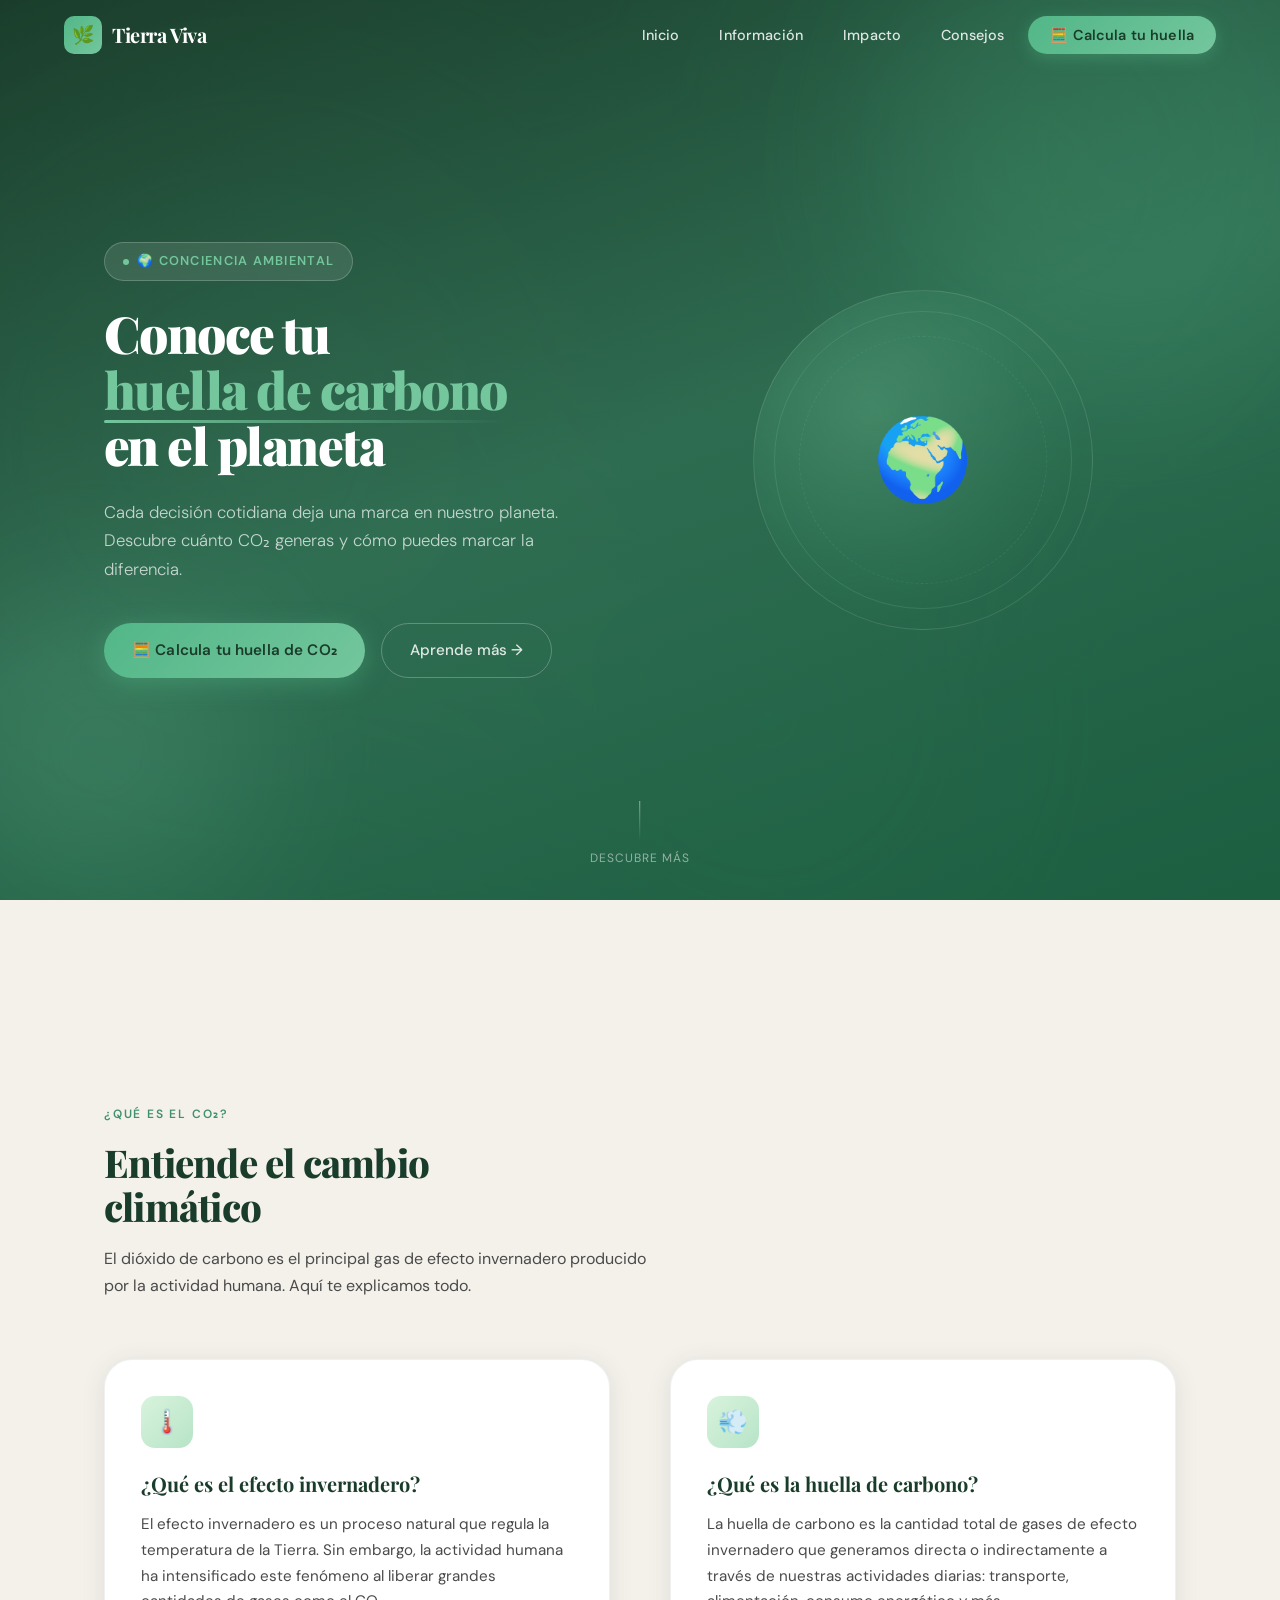
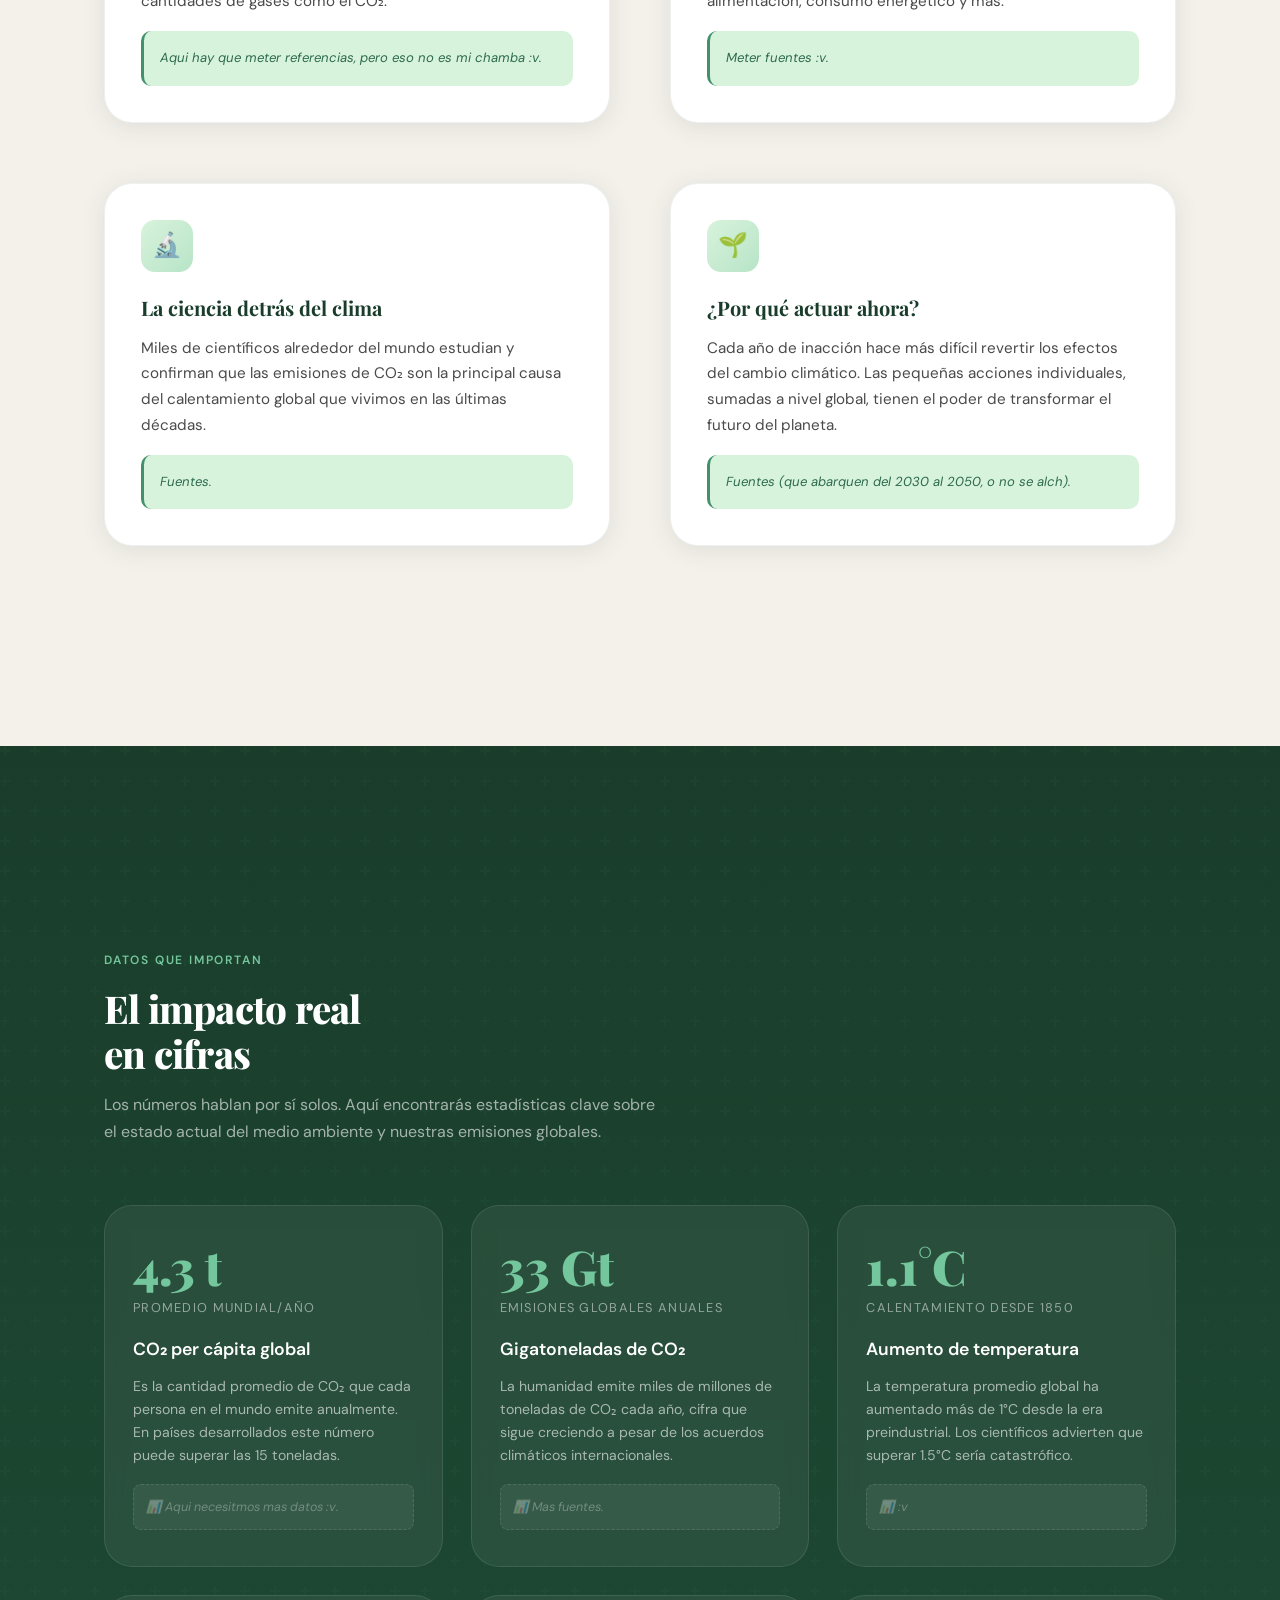
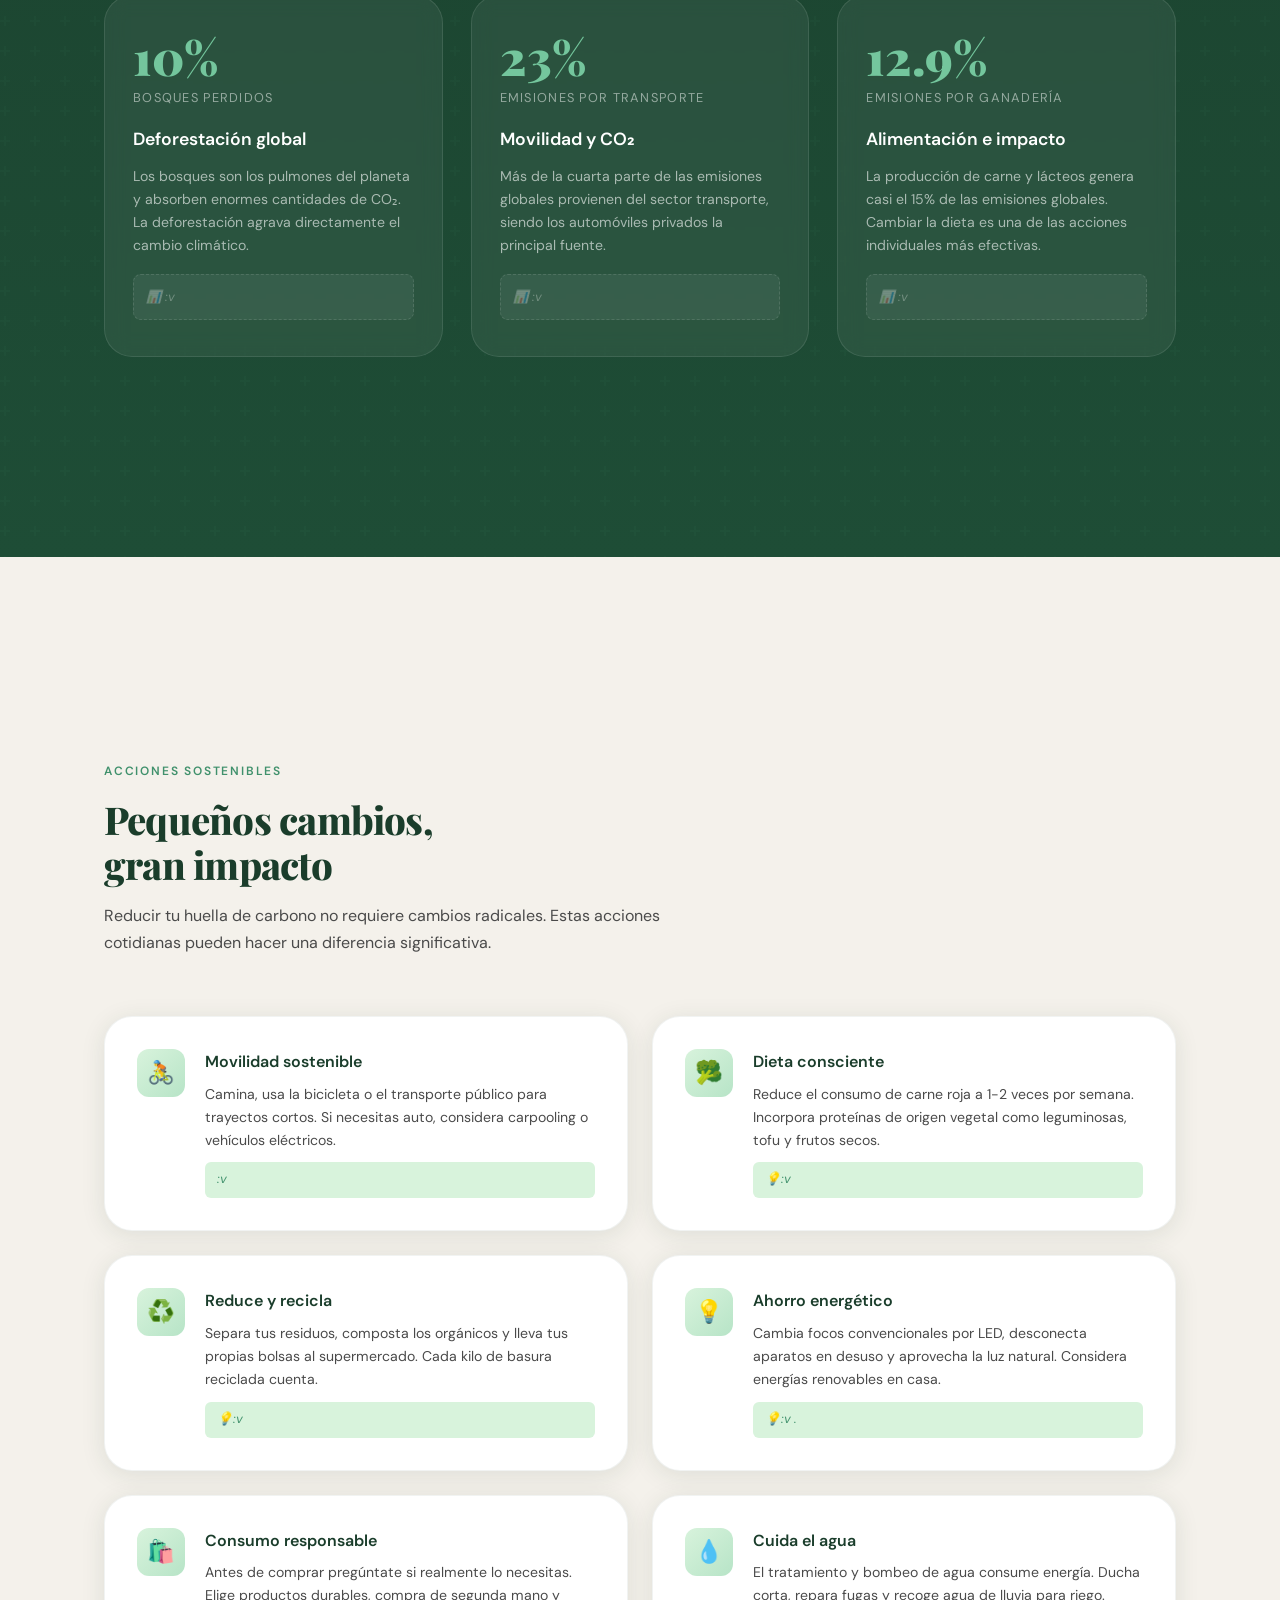
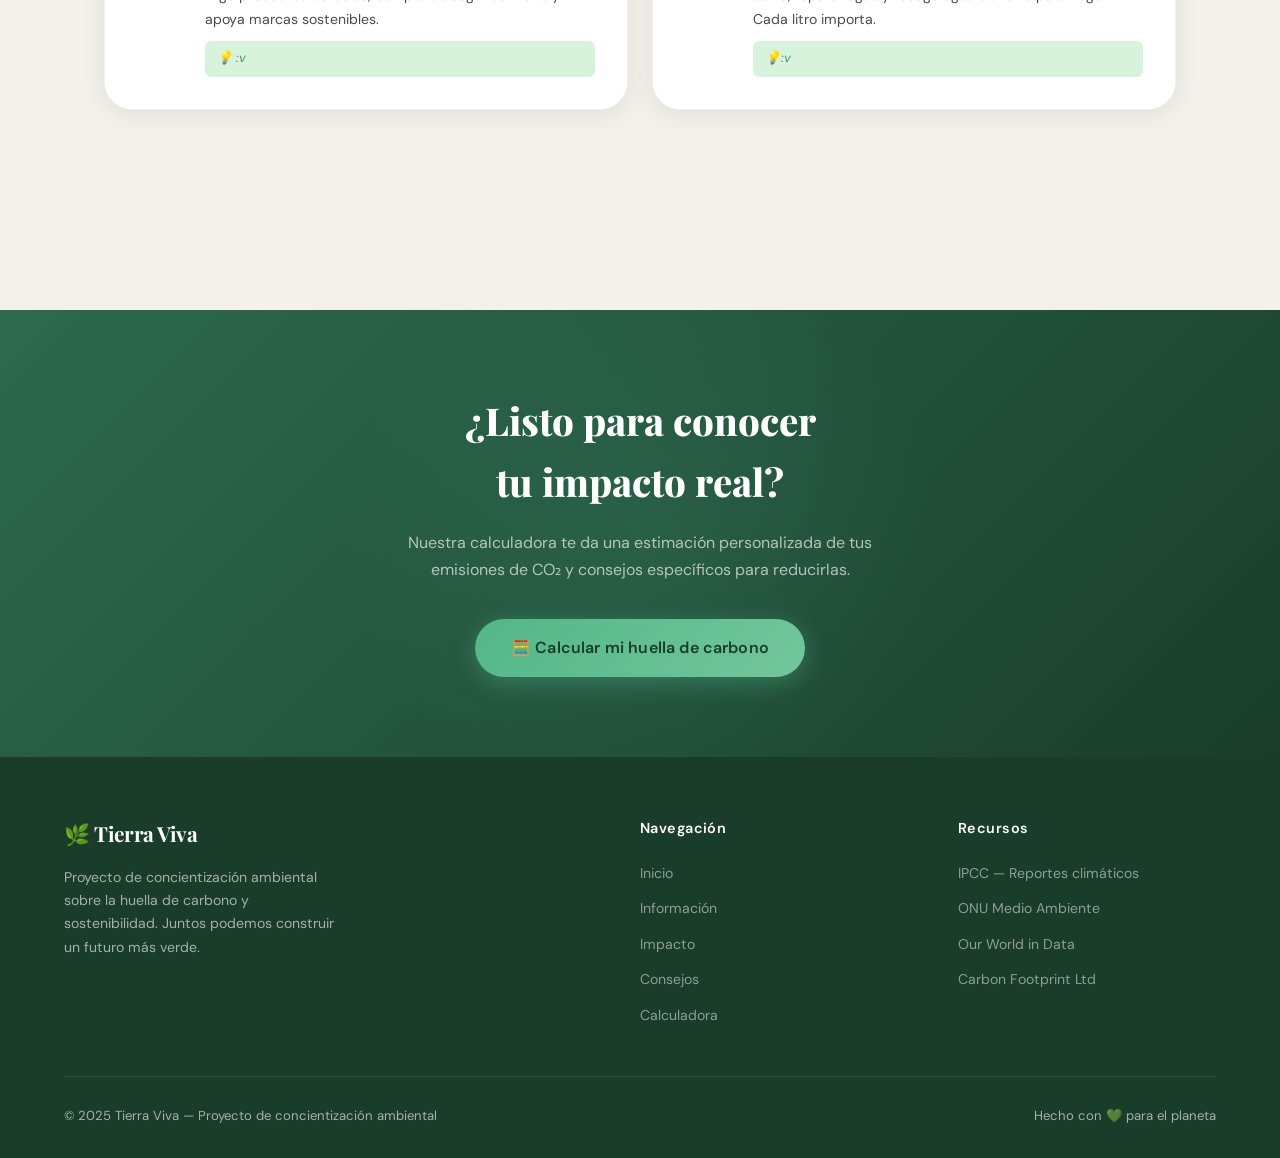
<file: index.html>
<!DOCTYPE html>
<html lang="es">
<head>
  <meta charset="UTF-8" />
  <meta name="viewport" content="width=device-width, initial-scale=1.0" />
  <title>Tierra Viva — Conciencia Ambiental y Huella de CO₂</title>
  <meta name="description" content="Aprende sobre tu huella de carbono y cómo reducir tu impacto ambiental. Calcula tus emisiones de CO₂ y descubre cómo vivir más sosteniblemente." />
  <link rel="stylesheet" href="style.css" />
</head>
<body>

       <!-- Navbar -->

  <nav class="navbar" id="navbar">
    <a href="index.html" class="nav-logo">
      <div class="nav-logo-icon">🌿</div>
      <span class="nav-logo-text">Tierra Viva</span>
    </a>

    <ul class="nav-links" id="navLinks">
      <li><a href="#inicio">Inicio</a></li>
      <li><a href="#informacion">Información</a></li>
      <li><a href="#impacto">Impacto</a></li>
      <li><a href="#consejos">Consejos</a></li>
      <li>
        <a href="calculator.html" class="btn-nav-calc">
          🧮 Calcula tu huella
        </a>
      </li>
    </ul>

    <!-- Hamburgir para fonos :v -->
    <div class="nav-toggle" id="navToggle" aria-label="Abrir menú">
      <span></span>
      <span></span>
      <span></span>
    </div>
  </nav>

  <!-- Heros :v -->

  <section class="hero" id="inicio">
    <!-- Fondo decorativo -->
    <div class="hero-bg-pattern"></div>
    <div class="hero-orb hero-orb-1"></div>
    <div class="hero-orb hero-orb-2"></div>

    <div class="hero-content">
      <!-- El titulo de la pagina :v -->
      <div class="hero-text">
        <div class="hero-badge">🌍 Conciencia ambiental</div>

        <h1 class="hero-title">
          Conoce tu<br/>
          <span>huella de carbono</span><br/>
          en el planeta
        </h1>

        <p class="hero-subtitle">
          <!-- Frase god (Reemplazar :v) -->
          Cada decisión cotidiana deja una marca en nuestro planeta.
          Descubre cuánto CO₂ generas y cómo puedes marcar la diferencia.
        </p>

        <div class="hero-cta-group">
          <a href="calculator.html" class="btn-primary">
            🧮 Calcula tu huella de CO₂
          </a>
          <a href="#informacion" class="btn-secondary">
            Aprende más →
          </a>
        </div>
      </div>

      <!-- Decoracion :v -->
      <div class="hero-visual">
        <div class="hero-globe">
          <span class="globe-inner">🌍</span>
        </div>
      </div>
    </div>

    <!-- Scroll God -->
    <div class="scroll-indicator">
      <div class="scroll-line"></div>
      <span>Descubre más</span>
    </div>
  </section>

  <!-- La Info -->

  <section id="informacion">
    <div class="container" style="padding-top: 100px; padding-bottom: 100px;">
      <div>
        <span class="section-label">¿Qué es el CO₂?</span>
        <h2 class="section-title">Entiende el cambio<br/>climático</h2>
        <p class="section-subtitle">
          <!-- Info sacada directamente de mi culo (Reemplazar :v) -->
          El dióxido de carbono es el principal gas de efecto invernadero
          producido por la actividad humana. Aquí te explicamos todo.
        </p>
      </div>

      <div class="info-grid">
        <!-- Tarjeta 1 -->
        <div class="info-card">
          <div class="info-card-icon">🌡️</div>
          <h3>¿Qué es el efecto invernadero?</h3>
          <p>
            <!-- Contenido de la tarjeta 1 :v (Reemplazar :v)-->
            El efecto invernadero es un proceso natural que regula la temperatura
            de la Tierra. Sin embargo, la actividad humana ha intensificado este
            fenómeno al liberar grandes cantidades de gases como el CO₂.
          </p>
          <div class="info-placeholder">
            <p>Aqui hay que meter referencias, pero eso no es mi chamba :v.</p>
          </div>
        </div>

        <!-- Tarjeta 2 -->
        <div class="info-card">
          <div class="info-card-icon">💨</div>
          <h3>¿Qué es la huella de carbono?</h3>
          <p>
            <!-- Contenido de la tarjeta 2 :v (Reemplazar :v)-->
            La huella de carbono es la cantidad total de gases de efecto invernadero
            que generamos directa o indirectamente a través de nuestras actividades
            diarias: transporte, alimentación, consumo energético y más.
          </p>
          <div class="info-placeholder">
            <p>Meter fuentes :v.</p>
          </div>
        </div>

        <!-- Tarjeta 3 -->
        <div class="info-card">
          <div class="info-card-icon">🔬</div>
          <h3>La ciencia detrás del clima</h3>
          <p>
            <!-- Contenido de la tarjeta 3 :v (Reemplazar :v)-->
            Miles de científicos alrededor del mundo estudian y confirman que
            las emisiones de CO₂ son la principal causa del calentamiento global
            que vivimos en las últimas décadas.
          </p>
          <div class="info-placeholder">
            <p>Fuentes.</p>
          </div>
        </div>

        <!-- Tarjeta 4 -->
        <div class="info-card">
          <div class="info-card-icon">🌱</div>
          <h3>¿Por qué actuar ahora?</h3>
          <p>
            <!-- Contenido de la tarjeta 4 :v (Reemplazar :v)-->
            Cada año de inacción hace más difícil revertir los efectos del cambio
            climático. Las pequeñas acciones individuales, sumadas a nivel global,
            tienen el poder de transformar el futuro del planeta.
          </p>
          <div class="info-placeholder">
            <p>Fuentes (que abarquen del 2030 al 2050, o no se alch).</p>
          </div>
        </div>
      </div>
    </div>
  </section>

  <!-- Seccion del impacto ambiental -->
  <section id="impacto">
    <div class="container" style="padding-top: 100px; padding-bottom: 100px;">
      <div>
        <span class="section-label">Datos que importan</span>
        <h2 class="section-title">El impacto real<br/>en cifras</h2>
        <p class="section-subtitle">
          <!-- Mas info sacada de mi culo (Reemplazar :v) -->
          Los números hablan por sí solos. Aquí encontrarás estadísticas clave
          sobre el estado actual del medio ambiente y nuestras emisiones globales.
        </p>
      </div>

      <div class="impacto-grid">
        <!-- Tarjeta Impacto 1 -->
        <div class="impacto-card">
          <div class="impacto-num" data-target="4.8" data-suffix=" t">4.8 t</div>
          <div class="impacto-label">Promedio mundial/año</div>
          <h3>CO₂ per cápita global</h3>
          <p>
            <!-- Contenido impacto 1 :v (Reemplazar :v) -->
            Es la cantidad promedio de CO₂ que cada persona en el mundo emite
            anualmente. En países desarrollados este número puede superar las 15 toneladas.
          </p>
          <div class="impacto-placeholder">
            <p>📊 Aqui necesitmos mas datos :v.</p>
          </div>
        </div>

        <!-- Tarjeta Impacto 2 -->
        <div class="impacto-card">
          <div class="impacto-num" data-target="37" data-suffix=" Gt">37 Gt</div>
          <div class="impacto-label">Emisiones globales anuales</div>
          <h3>Gigatoneladas de CO₂</h3>
          <p>
            <!-- Contenido impacto 2 :v (Reemplazar :v) -->
            La humanidad emite miles de millones de toneladas de CO₂ cada año,
            cifra que sigue creciendo a pesar de los acuerdos climáticos internacionales.
          </p>
          <div class="impacto-placeholder">
            <p>📊 Mas fuentes.</p>
          </div>
        </div>

        <!-- Tarjeta Impacto 3 -->
        <div class="impacto-card">
          <div class="impacto-num" data-target="1.2" data-suffix="°C">1.2°C</div>
          <div class="impacto-label">Calentamiento desde 1850</div>
          <h3>Aumento de temperatura</h3>
          <p>
            <!-- Contenido impacto 3 :v (Reemplazar :v) -->
            La temperatura promedio global ha aumentado más de 1°C desde la era
            preindustrial. Los científicos advierten que superar 1.5°C sería catastrófico.
          </p>
          <div class="impacto-placeholder">
            <p>📊 :v </p>
          </div>
        </div>

        <!-- Tarjeta Impacto 4 -->
        <div class="impacto-card">
          <div class="impacto-num" data-target="11" data-suffix="%">11%</div>
          <div class="impacto-label">Bosques perdidos</div>
          <h3>Deforestación global</h3>
          <p>
            <!-- Contenido impacto 4 :v (Reemplazar :v) -->
            Los bosques son los pulmones del planeta y absorben enormes cantidades
            de CO₂. La deforestación agrava directamente el cambio climático.
          </p>
          <div class="impacto-placeholder">
            <p>📊 :v </p>
          </div>
        </div>

        <!-- Tarjeta Impacto 5 -->
        <div class="impacto-card">
          <div class="impacto-num" data-target="26" data-suffix="%">26%</div>
          <div class="impacto-label">Emisiones por transporte</div>
          <h3>Movilidad y CO₂</h3>
          <p>
            <!-- Contenido impacto 5 :v (Reemplazar :v) -->
            Más de la cuarta parte de las emisiones globales provienen del sector
            transporte, siendo los automóviles privados la principal fuente.
          </p>
          <div class="impacto-placeholder">
            <p>📊 :v </p>
          </div>
        </div>

        <!-- Tarjeta Impacto 6 -->
        <div class="impacto-card">
          <div class="impacto-num" data-target="14.5" data-suffix="%">14.5%</div>
          <div class="impacto-label">Emisiones por ganadería</div>
          <h3>Alimentación e impacto</h3>
          <p>
            <!-- Contenido impacto 6 :v (Reemplazar :v) -->
            La producción de carne y lácteos genera casi el 15% de las emisiones
            globales. Cambiar la dieta es una de las acciones individuales más efectivas.
          </p>
          <div class="impacto-placeholder">
            <p>📊 :v </p>
          </div>
        </div>
      </div>
    </div>
  </section>

  <!-- Consejitos para no ser un hdp -->
  <section id="consejos">
    <div class="container" style="padding-top: 100px; padding-bottom: 100px;">
      <div class="consejos-intro">
        <span class="section-label">Acciones sostenibles</span>
        <h2 class="section-title">Pequeños cambios,<br/>gran impacto</h2>
        <p class="section-subtitle">
          <!-- Subtítulo consejos -->
          Reducir tu huella de carbono no requiere cambios radicales. Estas
          acciones cotidianas pueden hacer una diferencia significativa.
        </p>
      </div>

      <div class="consejos-grid">
        <!-- Consejito 1 -->
        <div class="consejo-card">
          <div class="consejo-icon">🚴</div>
          <div>
            <h3>Movilidad sostenible</h3>
            <p>
              <!-- Consejito 1 :v (Reemplazar :v) -->
              Camina, usa la bicicleta o el transporte público para trayectos
              cortos. Si necesitas auto, considera carpooling o vehículos eléctricos.
            </p>
            <div class="consejo-placeholder"> :v </div>
          </div>
        </div>

        <!-- Consejito 2 -->
        <div class="consejo-card">
          <div class="consejo-icon">🥦</div>
          <div>
            <h3>Dieta consciente</h3>
            <p>
              <!-- Consejito 2 :v (Reemplazar :v) -->
              Reduce el consumo de carne roja a 1-2 veces por semana. Incorpora
              proteínas de origen vegetal como leguminosas, tofu y frutos secos.
            </p>
            <div class="consejo-placeholder">💡:v </div>
          </div>
        </div>

        <!-- Consejito 3 -->
        <div class="consejo-card">
          <div class="consejo-icon">♻️</div>
          <div>
            <h3>Reduce y recicla</h3>
            <p>
              <!-- Consejito 3 :v (Reemplazar :v) -->
              Separa tus residuos, composta los orgánicos y lleva tus propias
              bolsas al supermercado. Cada kilo de basura reciclada cuenta.
            </p>
            <div class="consejo-placeholder">💡:v </div>
          </div>
        </div>

        <!-- Consejito 4 -->
        <div class="consejo-card">
          <div class="consejo-icon">💡</div>
          <div>
            <h3>Ahorro energético</h3>
            <p>
              <!-- Consejito 4 :v (Reemplazar :v) -->
              Cambia focos convencionales por LED, desconecta aparatos en desuso
              y aprovecha la luz natural. Considera energías renovables en casa.
            </p>
            <div class="consejo-placeholder">💡:v .</div>
          </div>
        </div>

        <!-- Consejito 5 -->
        <div class="consejo-card">
          <div class="consejo-icon">🛍️</div>
          <div>
            <h3>Consumo responsable</h3>
            <p>
              <!-- Consejito 5 :v (Reemplazar :v) -->
              Antes de comprar pregúntate si realmente lo necesitas. Elige
              productos durables, compra de segunda mano y apoya marcas sostenibles.
            </p>
            <div class="consejo-placeholder">💡 :v </div>
          </div>
        </div>

        <!-- Consejito 6 -->
        <div class="consejo-card">
          <div class="consejo-icon">💧</div>
          <div>
            <h3>Cuida el agua</h3>
            <p>
              <!-- Consejito 6 :v (Reemplazar :v) -->
              El tratamiento y bombeo de agua consume energía. Ducha corta, repara
              fugas y recoge agua de lluvia para riego. Cada litro importa.
            </p>
            <div class="consejo-placeholder">💡:v </div>
          </div>
        </div>
      </div>
    </div>
  </section>

  <!-- Boton para la calculadora -->
  <section class="cta-section">
    <h2>¿Listo para conocer<br/>tu impacto real?</h2>
    <p>
      Nuestra calculadora te da una estimación personalizada de tus emisiones
      de CO₂ y consejos específicos para reducirlas.
    </p>
    <a href="calculator.html" class="btn-primary">
      🧮 Calcular mi huella de carbono
    </a>
  </section>

  <!-- Pie de página :V -->
  <footer>
    <div class="footer-grid">
      <div class="footer-brand">
        <span class="nav-logo-text">🌿 Tierra Viva</span>
        <p>
          <!-- Descripción del footer :v (Reemplazar :v) -->
          Proyecto de concientización ambiental sobre la huella de carbono y
          sostenibilidad. Juntos podemos construir un futuro más verde.
        </p>
      </div>

      <div class="footer-col">
        <h4>Navegación</h4>
        <ul>
          <li><a href="#inicio">Inicio</a></li>
          <li><a href="#informacion">Información</a></li>
          <li><a href="#impacto">Impacto</a></li>
          <li><a href="#consejos">Consejos</a></li>
          <li><a href="calculator.html">Calculadora</a></li>
        </ul>
      </div>

      <div class="footer-col">
        <h4>Recursos</h4>
        <ul>
          <!-- Aqui tenemos que meter fuentes :v -->
          <li><a href="#" target="_blank">IPCC — Reportes climáticos</a></li>
          <li><a href="#" target="_blank">ONU Medio Ambiente</a></li>
          <li><a href="#" target="_blank">Our World in Data</a></li>
          <li><a href="#" target="_blank">Carbon Footprint Ltd</a></li>
        </ul>
      </div>
    </div>

    <div class="footer-bottom">
      <p>© 2025 Tierra Viva — Proyecto de concientización ambiental</p>
      <p>Hecho con 💚 para el planeta</p>
    </div>
  </footer>

  <!-- Scripts -->
  <script src="script.js"></script>
</body>
</html>
</file>
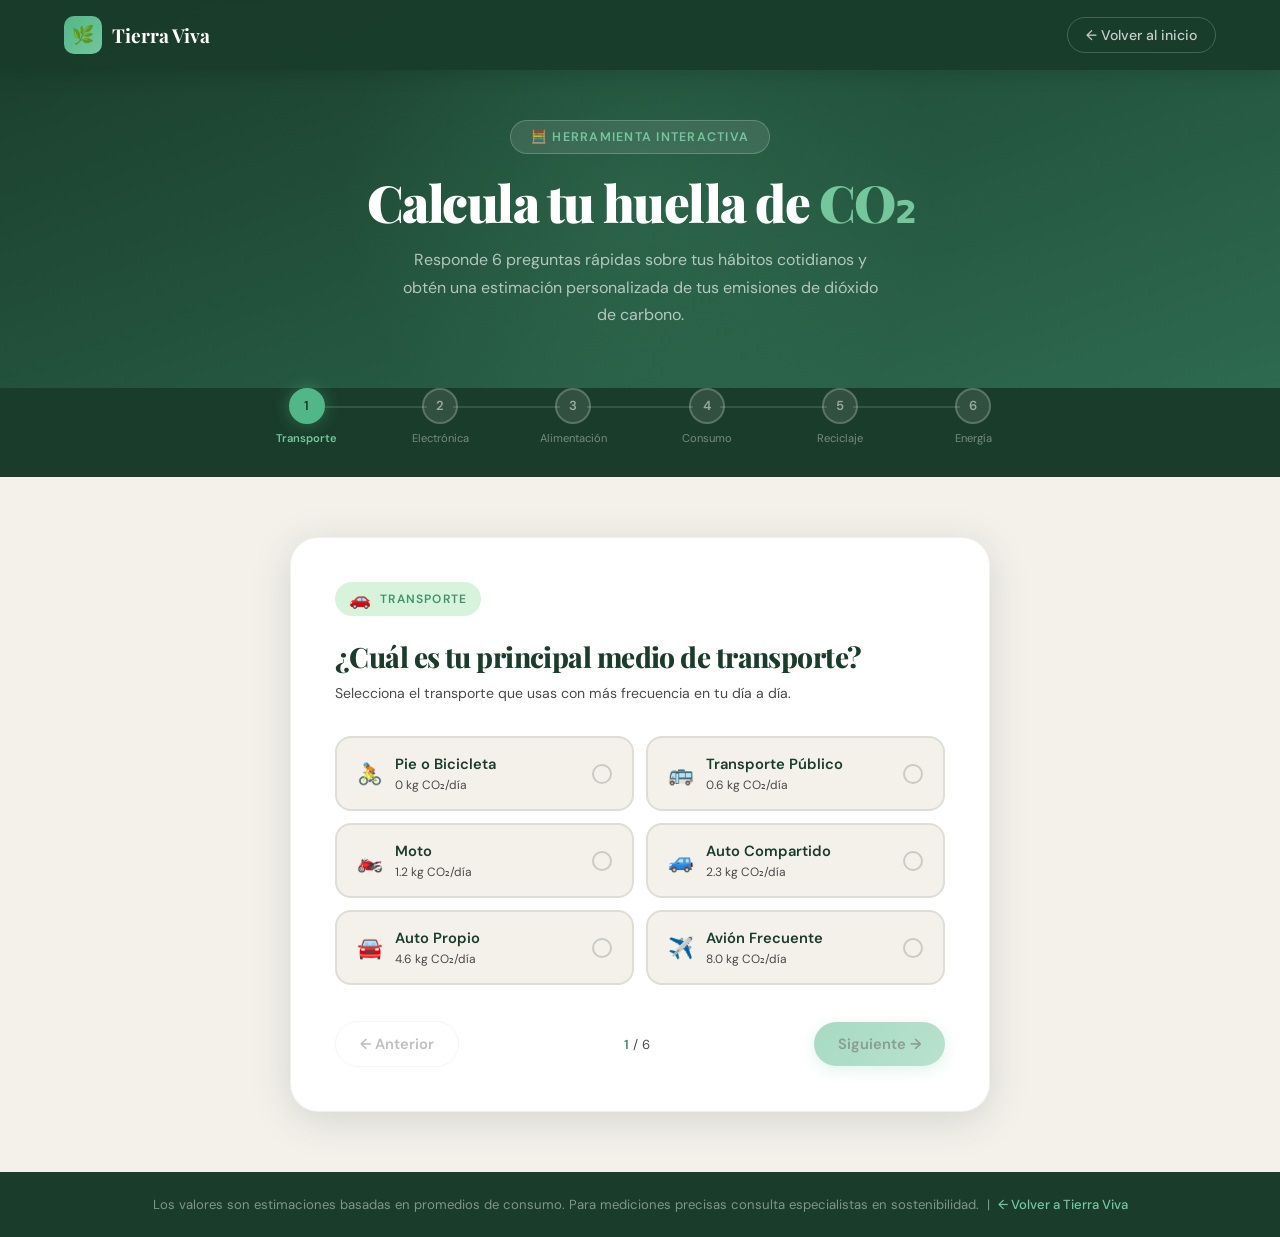
<file: calculator.html>
<!DOCTYPE html>
<html lang="es">
<head>
  <meta charset="UTF-8" />
  <meta name="viewport" content="width=device-width, initial-scale=1.0" />
  <title>Calculadora de Huella de CO₂ — Tierra Viva</title>
  <meta name="description" content="Calcula tu huella de carbono personal en minutos. Descubre cuánto CO₂ generas y cómo reducir tu impacto ambiental." />
  <link rel="stylesheet" href="calculator.css" />
</head>
<body>

  <!-- Navbar -->
  <nav class="navbar">
    <a href="index.html" class="nav-logo">
      <div class="nav-logo-icon">🌿</div>
      <span class="nav-logo-text">Tierra Viva</span>
    </a>
    <a href="index.html" class="btn-back">← Volver al inicio</a>
  </nav>

  <!-- Hero de calculadora -->
  <header class="calc-hero">
    <div class="calc-hero-badge">🧮 Herramienta interactiva</div>
    <h1>Calcula tu huella de <span>CO₂</span></h1>
    <p>
      Responde 6 preguntas rápidas sobre tus hábitos cotidianos y obtén
      una estimación personalizada de tus emisiones de dióxido de carbono.
    </p>
  </header>

  <!-- Barra de progreso / Pasos -->
  <div class="calc-progress-section">
    <div class="progress-steps" id="progressSteps">

      <div class="step-item active" data-step="0">
        <div class="step-circle">1</div>
        <span class="step-label">Transporte</span>
      </div>

      <div class="step-item" data-step="1">
        <div class="step-circle">2</div>
        <span class="step-label">Electrónica</span>
      </div>

      <div class="step-item" data-step="2">
        <div class="step-circle">3</div>
        <span class="step-label">Alimentación</span>
      </div>

      <div class="step-item" data-step="3">
        <div class="step-circle">4</div>
        <span class="step-label">Consumo</span>
      </div>

      <div class="step-item" data-step="4">
        <div class="step-circle">5</div>
        <span class="step-label">Reciclaje</span>
      </div>

      <div class="step-item" data-step="5">
        <div class="step-circle">6</div>
        <span class="step-label">Energía</span>
      </div>

    </div>
  </div>

  <!-- Area principal -->
  <main class="calc-main">
    <div class="calc-container">
      <div id="calcContainer"></div>

      <!-- Sección de resultados (oculta al inicio) -->
      <div id="resultados">

        <!-- Cabecera del resultado -->
        <div class="result-header">
          <span class="result-emoji" id="resEmoji">🌍</span>
          <h2 id="resKgDia">Calculando...</h2>
          <p style="color: rgba(255,255,255,0.65); font-size: 0.95rem; margin-bottom: 12px; position: relative;" id="resMensaje"></p>
          <span class="result-nivel" id="resNivel">—</span>
        </div>

        <!-- Stats: día / mes / año -->
        <div class="result-stats">
          <div class="stat-box">
            <span class="stat-period">Por día</span>
            <span class="stat-value" id="statDia">—</span>
            <span class="stat-unit">kg CO₂</span>
          </div>
          <div class="stat-box">
            <span class="stat-period">Por mes</span>
            <span class="stat-value" id="statMes">—</span>
            <span class="stat-unit">kg CO₂</span>
          </div>
          <div class="stat-box">
            <span class="stat-period">Por año</span>
            <span class="stat-value" id="statAnio">—</span>
            <span class="stat-unit">kg CO₂</span>
          </div>
        </div>

        <!-- Desglose por categoría con barras -->
        <div class="result-breakdown">
          <h3 class="breakdown-title">
            📊 Emisiones por categoría
          </h3>
          <div id="barsContainer">
            <!-- Las barras se generan god -->
          </div>
        </div>

        <!-- Fuente principal + consejo -->
        <div class="result-insight">
          <div class="insight-box main-source">
            <div class="insight-tag">🔺 Principal fuente</div>
            <h3 id="mainSourceName">—</h3>
            <p id="mainSourceDetail">—</p>
          </div>

          <div class="insight-box advice">
            <div class="insight-tag">💡 Consejo personalizado</div>
            <h3 id="adviceTitle">—</h3>
            <p id="adviceText">—</p>
          </div>
        </div>

        <!-- Botones de acción -->
        <div class="result-actions">
          <button class="btn-primary" onclick="reiniciarCalculadora()">
            🔄 Volver a calcular
          </button>
          <a href="index.html#consejos" class="btn-outline">
            🌱 Ver todos los consejos
          </a>
        </div>

      </div>
      <!-- resultados -->

    </div>
  </main>

  <!-- Footer minimalista :v -->
  <footer class="calc-footer">
    <p>
      Los valores son estimaciones basadas en promedios de consumo.
      Para mediciones precisas consulta especialistas en sostenibilidad.
      &nbsp;|&nbsp;
      <a href="index.html">← Volver a Tierra Viva</a>
    </p>
  </footer>

  <!-- Scripts -->
  <script src="calculator.js"></script>

</body>
</html>
</file>
<file: style.css>
/* Estilos para la página principal (index.html) */

@import url('https://fonts.googleapis.com/css2?family=Playfair+Display:wght@400;700;900&family=DM+Sans:wght@300;400;500;600&display=swap');

:root {
  --verde-oscuro: #1a3d2b;
  --verde-medio: #2d6a4f;
  --verde-claro: #40916c;
  --verde-brillante: #52b788;
  --verde-menta: #74c69d;
  --verde-suave: #b7e4c7;
  --verde-palido: #d8f3dc;
  --crema: #f4f1eb;
  --tierra: #8B6914;
  --blanco: #ffffff;
  --gris-oscuro: #1e1e1e;
  --gris-medio: #4a4a4a;
  --gris-claro: #f0ede6;
  --sombra-suave: 0 4px 24px rgba(26, 61, 43, 0.10);
  --sombra-media: 0 8px 40px rgba(26, 61, 43, 0.15);
  --sombra-fuerte: 0 16px 60px rgba(26, 61, 43, 0.22);
  --radio: 16px;
  --radio-lg: 28px;
  --transicion: all 0.35s cubic-bezier(0.4, 0, 0.2, 1);
}

*, *::before, *::after {
  margin: 0;
  padding: 0;
  box-sizing: border-box;
}

html {
  scroll-behavior: smooth;
  font-size: 16px;
}

body {
  font-family: 'DM Sans', sans-serif;
  background-color: var(--crema);
  color: var(--gris-oscuro);
  overflow-x: hidden;
  line-height: 1.6;
}

/* Scrollbar GOD */
::-webkit-scrollbar { width: 8px; }
::-webkit-scrollbar-track { background: var(--verde-palido); }
::-webkit-scrollbar-thumb { background: var(--verde-claro); border-radius: 4px; }
::-webkit-scrollbar-thumb:hover { background: var(--verde-medio); }

/* Navbar */
.navbar {
  position: fixed;
  top: 0;
  left: 0;
  right: 0;
  z-index: 1000;
  padding: 0 5%;
  height: 70px;
  display: flex;
  align-items: center;
  justify-content: space-between;
  transition: var(--transicion);
  background: transparent;
}

.navbar.scrolled {
  background: rgba(26, 61, 43, 0.96);
  backdrop-filter: blur(16px);
  box-shadow: var(--sombra-media);
}

.nav-logo {
  display: flex;
  align-items: center;
  gap: 10px;
  text-decoration: none;
}

.nav-logo-icon {
  width: 38px;
  height: 38px;
  background: linear-gradient(135deg, var(--verde-brillante), var(--verde-menta));
  border-radius: 10px;
  display: flex;
  align-items: center;
  justify-content: center;
  font-size: 18px;
}

.nav-logo-text {
  font-family: 'Playfair Display', serif;
  font-size: 1.25rem;
  font-weight: 700;
  color: var(--blanco);
  letter-spacing: -0.02em;
}

.nav-links {
  display: flex;
  align-items: center;
  gap: 8px;
  list-style: none;
}

.nav-links a {
  color: rgba(255,255,255,0.85);
  text-decoration: none;
  font-size: 0.9rem;
  font-weight: 500;
  padding: 8px 16px;
  border-radius: 8px;
  transition: var(--transicion);
  letter-spacing: 0.01em;
}

.nav-links a:hover {
  color: var(--blanco);
  background: rgba(255,255,255,0.12);
}

.btn-nav-calc {
  background: linear-gradient(135deg, var(--verde-brillante), var(--verde-menta)) !important;
  color: var(--verde-oscuro) !important;
  font-weight: 600 !important;
  padding: 10px 22px !important;
  border-radius: 50px !important;
  box-shadow: 0 4px 16px rgba(82, 183, 136, 0.35);
  transition: var(--transicion) !important;
}

.btn-nav-calc:hover {
  transform: translateY(-2px) !important;
  box-shadow: 0 8px 24px rgba(82, 183, 136, 0.45) !important;
  background: rgba(255,255,255,0) !important;
}

/* Hamburger XD */
.nav-toggle {
  display: none;
  flex-direction: column;
  gap: 5px;
  cursor: pointer;
  padding: 8px;
}

.nav-toggle span {
  display: block;
  width: 24px;
  height: 2px;
  background: var(--blanco);
  border-radius: 2px;
  transition: var(--transicion);
}

/* HERO */
.hero {
  min-height: 100vh;
  position: relative;
  display: flex;
  align-items: center;
  overflow: hidden;
  background: linear-gradient(160deg, var(--verde-oscuro) 0%, var(--verde-medio) 50%, #1b5e40 100%);
}

.hero-bg-pattern {
  position: absolute;
  inset: 0;
  opacity: 0.06;
  background-image: 
    radial-gradient(circle at 20% 50%, #74c69d 0%, transparent 50%),
    radial-gradient(circle at 80% 20%, #52b788 0%, transparent 40%),
    radial-gradient(circle at 60% 80%, #40916c 0%, transparent 40%);
}

.hero-orb {
  position: absolute;
  border-radius: 50%;
  filter: blur(80px);
  opacity: 0.18;
  animation: orbFloat 8s ease-in-out infinite;
}

.hero-orb-1 {
  width: 500px; height: 500px;
  background: var(--verde-brillante);
  top: -100px; right: -100px;
  animation-delay: 0s;
}

.hero-orb-2 {
  width: 300px; height: 300px;
  background: var(--verde-menta);
  bottom: 0; left: -50px;
  animation-delay: -4s;
}

@keyframes orbFloat {
  0%, 100% { transform: translateY(0px) scale(1); }
  50% { transform: translateY(-30px) scale(1.05); }
}

.hero-content {
  position: relative;
  z-index: 2;
  max-width: 1200px;
  margin: 0 auto;
  padding: 100px 5% 80px;
  display: grid;
  grid-template-columns: 1fr 1fr;
  gap: 60px;
  align-items: center;
}

.hero-badge {
  display: inline-flex;
  align-items: center;
  gap: 8px;
  background: rgba(255,255,255,0.1);
  border: 1px solid rgba(255,255,255,0.2);
  color: var(--verde-menta);
  font-size: 0.8rem;
  font-weight: 600;
  letter-spacing: 0.1em;
  text-transform: uppercase;
  padding: 8px 18px;
  border-radius: 50px;
  margin-bottom: 24px;
  backdrop-filter: blur(8px);
  animation: fadeInUp 0.8s ease forwards;
}

.hero-badge::before {
  content: '';
  width: 6px; height: 6px;
  background: var(--verde-menta);
  border-radius: 50%;
  animation: pulse 2s ease-in-out infinite;
}

@keyframes pulse {
  0%, 100% { opacity: 1; transform: scale(1); }
  50% { opacity: 0.5; transform: scale(0.8); }
}

.hero-title {
  font-family: 'Playfair Display', serif;
  font-size: clamp(2.4rem, 4vw, 3.8rem);
  font-weight: 900;
  color: var(--blanco);
  line-height: 1.1;
  letter-spacing: -0.03em;
  margin-bottom: 24px;
  animation: fadeInUp 0.8s ease 0.1s forwards;
  opacity: 0;
}

.hero-title span {
  color: var(--verde-menta);
  position: relative;
}

.hero-title span::after {
  content: '';
  position: absolute;
  bottom: 0;
  left: 0;
  width: 100%;
  height: 3px;
  background: linear-gradient(90deg, var(--verde-menta), transparent);
  border-radius: 2px;
}

.hero-subtitle {
  font-size: 1.05rem;
  color: rgba(255,255,255,0.72);
  line-height: 1.7;
  margin-bottom: 40px;
  font-weight: 300;
  animation: fadeInUp 0.8s ease 0.2s forwards;
  opacity: 0;
}

.hero-cta-group {
  display: flex;
  gap: 16px;
  flex-wrap: wrap;
  animation: fadeInUp 0.8s ease 0.3s forwards;
  opacity: 0;
}

.btn-primary {
  display: inline-flex;
  align-items: center;
  gap: 10px;
  background: linear-gradient(135deg, var(--verde-brillante), var(--verde-menta));
  color: var(--verde-oscuro);
  font-family: 'DM Sans', sans-serif;
  font-size: 0.95rem;
  font-weight: 600;
  padding: 14px 28px;
  border-radius: 50px;
  text-decoration: none;
  border: none;
  cursor: pointer;
  box-shadow: 0 6px 24px rgba(82, 183, 136, 0.4);
  transition: var(--transicion);
  letter-spacing: 0.01em;
}

.btn-primary:hover {
  transform: translateY(-3px);
  box-shadow: 0 12px 36px rgba(82, 183, 136, 0.5);
}

.btn-secondary {
  display: inline-flex;
  align-items: center;
  gap: 10px;
  background: transparent;
  color: rgba(255,255,255,0.85);
  font-family: 'DM Sans', sans-serif;
  font-size: 0.95rem;
  font-weight: 500;
  padding: 14px 28px;
  border-radius: 50px;
  text-decoration: none;
  border: 1px solid rgba(255,255,255,0.25);
  cursor: pointer;
  transition: var(--transicion);
}

.btn-secondary:hover {
  background: rgba(255,255,255,0.1);
  border-color: rgba(255,255,255,0.4);
  transform: translateY(-2px);
}

/* Lado derecho del hero */
.hero-visual {
  display: flex;
  justify-content: center;
  align-items: center;
  animation: fadeInRight 1s ease 0.3s forwards;
  opacity: 0;
}

.hero-globe {
  width: 340px;
  height: 340px;
  background: radial-gradient(circle at 35% 35%, rgba(116, 198, 157, 0.3) 0%, rgba(64, 145, 108, 0.15) 50%, transparent 70%);
  border-radius: 50%;
  border: 1px solid rgba(255,255,255,0.12);
  display: flex;
  align-items: center;
  justify-content: center;
  position: relative;
  animation: globeRotate 20s linear infinite;
}

.hero-globe::before {
  content: '';
  position: absolute;
  inset: 20px;
  border-radius: 50%;
  border: 1px solid rgba(116, 198, 157, 0.2);
}

.hero-globe::after {
  content: '';
  position: absolute;
  inset: 45px;
  border-radius: 50%;
  border: 1px dashed rgba(116, 198, 157, 0.15);
}

@keyframes globeRotate {
  from { transform: rotate(0deg); }
  to { transform: rotate(360deg); }
}

.globe-inner {
  font-size: 5rem;
  animation: globeRotate 20s linear infinite reverse;
}

.hero-stats {
  display: flex;
  flex-direction: column;
  gap: 16px;
  position: absolute;
  right: -60px;
}

.stat-pill {
  background: rgba(255,255,255,0.1);
  backdrop-filter: blur(16px);
  border: 1px solid rgba(255,255,255,0.15);
  padding: 12px 20px;
  border-radius: 50px;
  color: var(--blanco);
  font-size: 0.82rem;
  white-space: nowrap;
}

.stat-pill strong {
  color: var(--verde-menta);
}

/* Scroll indicador */
.scroll-indicator {
  position: absolute;
  bottom: 32px;
  left: 50%;
  transform: translateX(-50%);
  display: flex;
  flex-direction: column;
  align-items: center;
  gap: 8px;
  color: rgba(255,255,255,0.5);
  font-size: 0.75rem;
  letter-spacing: 0.08em;
  text-transform: uppercase;
  animation: fadeIn 1s ease 1s forwards;
  opacity: 0;
}

.scroll-line {
  width: 1px;
  height: 40px;
  background: linear-gradient(to bottom, rgba(255,255,255,0.5), transparent);
  animation: scrollLine 2s ease-in-out infinite;
}

@keyframes scrollLine {
  0%, 100% { transform: scaleY(1); opacity: 1; }
  50% { transform: scaleY(0.5); opacity: 0.5; }
}

/* Secciones generales */
section {
  scroll-margin-top: 70px;
}

.container {
  max-width: 1200px;
  margin: 0 auto;
  padding: 0 5%;
}

.section-label {
  display: inline-block;
  font-size: 0.75rem;
  font-weight: 600;
  letter-spacing: 0.15em;
  text-transform: uppercase;
  color: var(--verde-claro);
  margin-bottom: 16px;
}

.section-title {
  font-family: 'Playfair Display', serif;
  font-size: clamp(1.8rem, 3vw, 2.8rem);
  font-weight: 800;
  color: var(--verde-oscuro);
  line-height: 1.15;
  letter-spacing: -0.02em;
  margin-bottom: 16px;
}

.section-subtitle {
  font-size: 1rem;
  color: var(--gris-medio);
  line-height: 1.7;
  max-width: 560px;
  font-weight: 400;
}

/* Seccion de informacion */
#informacion {
  padding: 100px 0;
  background: var(--crema);
}

.info-grid {
  display: grid;
  grid-template-columns: 1fr 1fr;
  gap: 60px;
  align-items: start;
  margin-top: 60px;
}

.info-card {
  background: var(--blanco);
  border-radius: var(--radio-lg);
  padding: 36px;
  box-shadow: var(--sombra-suave);
  border: 1px solid rgba(26, 61, 43, 0.07);
  transition: var(--transicion);
  opacity: 0;
  transform: translateY(20px);
}

.info-card.visible {
  opacity: 1;
  transform: translateY(0);
}

.info-card:hover {
  transform: translateY(-6px);
  box-shadow: var(--sombra-media);
}

.info-card-icon {
  width: 52px;
  height: 52px;
  background: linear-gradient(135deg, var(--verde-palido), var(--verde-suave));
  border-radius: 14px;
  display: flex;
  align-items: center;
  justify-content: center;
  font-size: 1.5rem;
  margin-bottom: 20px;
}

.info-card h3 {
  font-family: 'Playfair Display', serif;
  font-size: 1.25rem;
  color: var(--verde-oscuro);
  margin-bottom: 12px;
  font-weight: 700;
}

.info-card p {
  color: var(--gris-medio);
  font-size: 0.95rem;
  line-height: 1.7;
}

.info-placeholder {
  background: var(--verde-palido);
  border-radius: 10px;
  padding: 16px;
  margin-top: 16px;
  border-left: 3px solid var(--verde-claro);
}

.info-placeholder p {
  font-size: 0.82rem;
  color: var(--verde-medio);
  font-style: italic;
}

/* Seccion del impacto */
#impacto {
  padding: 100px 0;
  background: linear-gradient(180deg, var(--verde-oscuro) 0%, #1e4d36 100%);
  position: relative;
  overflow: hidden;
}

#impacto::before {
  content: '';
  position: absolute;
  inset: 0;
  background: url("data:image/svg+xml,%3Csvg width='60' height='60' viewBox='0 0 60 60' xmlns='http://www.w3.org/2000/svg'%3E%3Cg fill='none' fill-rule='evenodd'%3E%3Cg fill='%2352b788' fill-opacity='0.04'%3E%3Cpath d='M36 34v-4h-2v4h-4v2h4v4h2v-4h4v-2h-4zm0-30V0h-2v4h-4v2h4v4h2V6h4V4h-4zM6 34v-4H4v4H0v2h4v4h2v-4h4v-2H6zM6 4V0H4v4H0v2h4v4h2V6h4V4H6z'/%3E%3C/g%3E%3C/g%3E%3C/svg%3E");
}

#impacto .section-title { color: var(--blanco); }
#impacto .section-label { color: var(--verde-menta); }
#impacto .section-subtitle { color: rgba(255,255,255,0.6); }

.impacto-grid {
  display: grid;
  grid-template-columns: repeat(3, 1fr);
  gap: 28px;
  margin-top: 60px;
}

.impacto-card {
  background: rgba(255,255,255,0.06);
  backdrop-filter: blur(10px);
  border: 1px solid rgba(255,255,255,0.1);
  border-radius: var(--radio-lg);
  padding: 36px 28px;
  transition: var(--transicion);
  opacity: 0;
  transform: translateY(24px);
  position: relative;
  overflow: hidden;
}

.impacto-card::before {
  content: '';
  position: absolute;
  bottom: 0; left: 0; right: 0;
  height: 3px;
  background: linear-gradient(90deg, var(--verde-brillante), var(--verde-menta));
  transform: scaleX(0);
  transition: var(--transicion);
  transform-origin: left;
}

.impacto-card:hover::before { transform: scaleX(1); }

.impacto-card.visible {
  opacity: 1;
  transform: translateY(0);
}

.impacto-card:hover {
  background: rgba(255,255,255,0.1);
  transform: translateY(-8px);
  border-color: rgba(82, 183, 136, 0.3);
}

.impacto-num {
  font-family: 'Playfair Display', serif;
  font-size: 3rem;
  font-weight: 900;
  color: var(--verde-menta);
  line-height: 1;
  margin-bottom: 8px;
}

.impacto-label {
  font-size: 0.8rem;
  color: rgba(255,255,255,0.5);
  text-transform: uppercase;
  letter-spacing: 0.1em;
  margin-bottom: 16px;
}

.impacto-card h3 {
  color: var(--blanco);
  font-size: 1.1rem;
  margin-bottom: 12px;
  font-weight: 600;
}

.impacto-card p {
  color: rgba(255,255,255,0.6);
  font-size: 0.88rem;
  line-height: 1.65;
}

.impacto-placeholder {
  background: rgba(255,255,255,0.06);
  border-radius: 8px;
  padding: 12px;
  margin-top: 16px;
  border: 1px dashed rgba(255,255,255,0.12);
}

.impacto-placeholder p {
  font-size: 0.78rem;
  color: rgba(255,255,255,0.3);
  font-style: italic;
}

/* Seccion de consejitos */
#consejos {
  padding: 100px 0;
  background: var(--crema);
}

.consejos-intro {
  max-width: 600px;
  margin-bottom: 60px;
}

.consejos-grid {
  display: grid;
  grid-template-columns: repeat(2, 1fr);
  gap: 24px;
}

.consejo-card {
  background: var(--blanco);
  border-radius: var(--radio-lg);
  padding: 32px;
  box-shadow: var(--sombra-suave);
  border: 1px solid rgba(26, 61, 43, 0.06);
  display: flex;
  gap: 20px;
  align-items: flex-start;
  transition: var(--transicion);
  opacity: 0;
  transform: translateX(-20px);
}

.consejo-card.visible {
  opacity: 1;
  transform: translateX(0);
}

.consejo-card:hover {
  transform: translateX(6px);
  box-shadow: var(--sombra-media);
  border-color: var(--verde-suave);
}

.consejo-icon {
  width: 48px;
  height: 48px;
  min-width: 48px;
  background: linear-gradient(135deg, var(--verde-palido), var(--verde-suave));
  border-radius: 12px;
  display: flex;
  align-items: center;
  justify-content: center;
  font-size: 1.4rem;
}

.consejo-card h3 {
  font-size: 1rem;
  color: var(--verde-oscuro);
  font-weight: 600;
  margin-bottom: 8px;
}

.consejo-card p {
  font-size: 0.88rem;
  color: var(--gris-medio);
  line-height: 1.65;
}

.consejo-placeholder {
  font-size: 0.78rem;
  color: var(--verde-claro);
  font-style: italic;
  margin-top: 10px;
  padding: 8px 12px;
  background: var(--verde-palido);
  border-radius: 6px;
}

/* Boton para la calculadora (el de abajo :v) */
.cta-section {
  background: linear-gradient(135deg, var(--verde-medio) 0%, var(--verde-oscuro) 100%);
  padding: 80px 5%;
  text-align: center;
  position: relative;
  overflow: hidden;
}

.cta-section::before {
  content: '';
  position: absolute;
  width: 600px; height: 600px;
  border-radius: 50%;
  background: radial-gradient(circle, rgba(82,183,136,0.12) 0%, transparent 70%);
  top: 50%;
  left: 50%;
  transform: translate(-50%, -50%);
}

.cta-section h2 {
  font-family: 'Playfair Display', serif;
  font-size: clamp(1.8rem, 3vw, 2.8rem);
  color: var(--blanco);
  margin-bottom: 16px;
  font-weight: 800;
  position: relative;
}

.cta-section p {
  color: rgba(255,255,255,0.65);
  font-size: 1rem;
  max-width: 480px;
  margin: 0 auto 36px;
  line-height: 1.7;
  position: relative;
}

.cta-section .btn-primary {
  font-size: 1rem;
  padding: 16px 36px;
  position: relative;
}

/* FOOTER */
footer {
  background: var(--verde-oscuro);
  padding: 60px 5% 32px;
  color: rgba(255,255,255,0.6);
}

.footer-grid {
  display: grid;
  grid-template-columns: 2fr 1fr 1fr;
  gap: 60px;
  margin-bottom: 48px;
}

.footer-brand .nav-logo-text {
  display: block;
  margin-bottom: 16px;
  font-size: 1.3rem;
}

.footer-brand p {
  font-size: 0.88rem;
  line-height: 1.65;
  max-width: 280px;
}

.footer-col h4 {
  color: var(--blanco);
  font-size: 0.9rem;
  font-weight: 600;
  margin-bottom: 20px;
  letter-spacing: 0.03em;
}

.footer-col ul {
  list-style: none;
  display: flex;
  flex-direction: column;
  gap: 10px;
}

.footer-col ul a {
  color: rgba(255,255,255,0.5);
  text-decoration: none;
  font-size: 0.88rem;
  transition: var(--transicion);
}

.footer-col ul a:hover {
  color: var(--verde-menta);
}

.footer-bottom {
  border-top: 1px solid rgba(255,255,255,0.1);
  padding-top: 28px;
  display: flex;
  justify-content: space-between;
  align-items: center;
  font-size: 0.82rem;
}

.footer-bottom a {
  color: var(--verde-menta);
  text-decoration: none;
  font-weight: 600;
}

/* ANIMACIONES */
@keyframes fadeInUp {
  from { opacity: 0; transform: translateY(30px); }
  to { opacity: 1; transform: translateY(0); }
}

@keyframes fadeInRight {
  from { opacity: 0; transform: translateX(40px); }
  to { opacity: 1; transform: translateX(0); }
}

@keyframes fadeIn {
  from { opacity: 0; }
  to { opacity: 1; }
}

/* RESPONSIVE */
@media (max-width: 900px) {
  .hero-content {
    grid-template-columns: 1fr;
    text-align: center;
    gap: 40px;
  }
  .hero-cta-group { justify-content: center; }
  .hero-visual { display: none; }
  .info-grid { grid-template-columns: 1fr; }
  .impacto-grid { grid-template-columns: 1fr; }
  .consejos-grid { grid-template-columns: 1fr; }
  .footer-grid { grid-template-columns: 1fr; gap: 32px; }
  .footer-bottom { flex-direction: column; gap: 12px; text-align: center; }
}

@media (max-width: 768px) {
  .nav-links { display: none; flex-direction: column; position: absolute; top: 70px; left: 0; right: 0; background: var(--verde-oscuro); padding: 24px 5%; gap: 4px; }
  .nav-links.open { display: flex; }
  .nav-toggle { display: flex; }
  .navbar { background: rgba(26, 61, 43, 0.98); }
}
</file>
<file: calculator.css>
/* Estilos de la calculadora */
@import url('https://fonts.googleapis.com/css2?family=Playfair+Display:wght@400;700;900&family=DM+Sans:wght@300;400;500;600&display=swap');

:root {
  --verde-oscuro: #1a3d2b;
  --verde-medio: #2d6a4f;
  --verde-claro: #40916c;
  --verde-brillante: #52b788;
  --verde-menta: #74c69d;
  --verde-suave: #b7e4c7;
  --verde-palido: #d8f3dc;
  --crema: #f4f1eb;
  --blanco: #ffffff;
  --gris-oscuro: #1e1e1e;
  --gris-medio: #4a4a4a;
  --rojo-co2: #e07a5f;
  --amarillo: #f2cc8f;
  --sombra-suave: 0 4px 24px rgba(26, 61, 43, 0.10);
  --sombra-media: 0 8px 40px rgba(26, 61, 43, 0.15);
  --radio: 16px;
  --radio-lg: 28px;
  --transicion: all 0.35s cubic-bezier(0.4, 0, 0.2, 1);
}

*, *::before, *::after { margin: 0; padding: 0; box-sizing: border-box; }

html { scroll-behavior: smooth; }

body {
  font-family: 'DM Sans', sans-serif;
  background: var(--crema);
  color: var(--gris-oscuro);
  overflow-x: hidden;
  min-height: 100vh;
}

::-webkit-scrollbar { width: 8px; }
::-webkit-scrollbar-track { background: var(--verde-palido); }
::-webkit-scrollbar-thumb { background: var(--verde-claro); border-radius: 4px; }

/* Navbar de la calculadora */
.navbar {
  position: fixed;
  top: 0; left: 0; right: 0;
  z-index: 1000;
  padding: 0 5%;
  height: 70px;
  display: flex;
  align-items: center;
  justify-content: space-between;
  background: rgba(26, 61, 43, 0.96);
  backdrop-filter: blur(16px);
  box-shadow: 0 2px 20px rgba(0,0,0,0.15);
}

.nav-logo {
  display: flex;
  align-items: center;
  gap: 10px;
  text-decoration: none;
}

.nav-logo-icon {
  width: 38px; height: 38px;
  background: linear-gradient(135deg, var(--verde-brillante), var(--verde-menta));
  border-radius: 10px;
  display: flex;
  align-items: center;
  justify-content: center;
  font-size: 18px;
}

.nav-logo-text {
  font-family: 'Playfair Display', serif;
  font-size: 1.2rem;
  font-weight: 700;
  color: var(--blanco);
}

.btn-back {
  display: inline-flex;
  align-items: center;
  gap: 8px;
  color: rgba(255,255,255,0.75);
  font-size: 0.88rem;
  font-weight: 500;
  padding: 8px 18px;
  border-radius: 50px;
  border: 1px solid rgba(255,255,255,0.2);
  text-decoration: none;
  transition: var(--transicion);
}

.btn-back:hover {
  background: rgba(255,255,255,0.1);
  color: var(--blanco);
}

/* Hero de la calculadora */
.calc-hero {
  background: linear-gradient(160deg, var(--verde-oscuro) 0%, var(--verde-medio) 100%);
  padding: 120px 5% 60px;
  text-align: center;
  position: relative;
  overflow: hidden;
}

.calc-hero::before {
  content: '';
  position: absolute;
  width: 600px; height: 600px;
  background: radial-gradient(circle, rgba(82,183,136,0.15) 0%, transparent 70%);
  top: 50%;
  left: 50%;
  transform: translate(-50%, -50%);
  border-radius: 50%;
}

.calc-hero-badge {
  display: inline-flex;
  align-items: center;
  gap: 8px;
  background: rgba(255,255,255,0.1);
  border: 1px solid rgba(255,255,255,0.2);
  color: var(--verde-menta);
  font-size: 0.78rem;
  font-weight: 600;
  letter-spacing: 0.1em;
  text-transform: uppercase;
  padding: 8px 20px;
  border-radius: 50px;
  margin-bottom: 20px;
  position: relative;
}

.calc-hero h1 {
  font-family: 'Playfair Display', serif;
  font-size: clamp(2rem, 4vw, 3.2rem);
  color: var(--blanco);
  font-weight: 900;
  letter-spacing: -0.03em;
  line-height: 1.1;
  margin-bottom: 16px;
  position: relative;
}

.calc-hero h1 span { color: var(--verde-menta); }

.calc-hero p {
  color: rgba(255,255,255,0.65);
  font-size: 1rem;
  max-width: 480px;
  margin: 0 auto;
  line-height: 1.7;
  position: relative;
}

/* Barra de progreso */
.calc-progress-section {
  background: var(--verde-oscuro);
  padding: 0 5% 32px;
  position: sticky;
  top: 70px;
  z-index: 100;
}

.progress-steps {
  display: flex;
  align-items: center;
  justify-content: center;
  gap: 0;
  max-width: 800px;
  margin: 0 auto;
}

.step-item {
  display: flex;
  flex-direction: column;
  align-items: center;
  gap: 8px;
  flex: 1;
  position: relative;
}

.step-item:not(:last-child)::after {
  content: '';
  position: absolute;
  top: 18px;
  left: 60%;
  right: -40%;
  height: 2px;
  background: rgba(255,255,255,0.12);
  z-index: -1;
  transition: var(--transicion);
}

.step-item.completed:not(:last-child)::after {
  background: var(--verde-brillante);
}

.step-circle {
  width: 36px; height: 36px;
  border-radius: 50%;
  background: rgba(255,255,255,0.1);
  border: 2px solid rgba(255,255,255,0.2);
  display: flex;
  align-items: center;
  justify-content: center;
  font-size: 0.82rem;
  font-weight: 600;
  color: rgba(255,255,255,0.5);
  transition: var(--transicion);
  z-index: 1;
}

.step-item.active .step-circle {
  background: var(--verde-brillante);
  border-color: var(--verde-brillante);
  color: var(--verde-oscuro);
  box-shadow: 0 0 16px rgba(82, 183, 136, 0.4);
}

.step-item.completed .step-circle {
  background: var(--verde-claro);
  border-color: var(--verde-claro);
  color: var(--blanco);
}

.step-label {
  font-size: 0.7rem;
  color: rgba(255,255,255,0.4);
  text-align: center;
  line-height: 1.2;
  max-width: 70px;
  transition: var(--transicion);
}

.step-item.active .step-label {
  color: var(--verde-menta);
  font-weight: 600;
}

.step-item.completed .step-label {
  color: rgba(255,255,255,0.6);
}

/* Area principal */
.calc-main {
  min-height: calc(100vh - 300px);
  padding: 60px 5%;
}

.calc-container {
  max-width: 700px;
  margin: 0 auto;
}

/* Panel de pregunta */
.question-panel {
  background: var(--blanco);
  border-radius: var(--radio-lg);
  padding: 44px;
  box-shadow: var(--sombra-media);
  border: 1px solid rgba(26, 61, 43, 0.07);
  display: none;
  animation: panelFadeIn 0.5s ease forwards;
}

.question-panel.active {
  display: block;
}

@keyframes panelFadeIn {
  from { opacity: 0; transform: translateY(16px); }
  to { opacity: 1; transform: translateY(0); }
}

.q-category {
  display: inline-flex;
  align-items: center;
  gap: 8px;
  background: var(--verde-palido);
  color: var(--verde-claro);
  font-size: 0.75rem;
  font-weight: 600;
  letter-spacing: 0.1em;
  text-transform: uppercase;
  padding: 6px 14px;
  border-radius: 50px;
  margin-bottom: 24px;
}

.q-icon {
  font-size: 1.1rem;
}

.question-panel h2 {
  font-family: 'Playfair Display', serif;
  font-size: clamp(1.3rem, 2.5vw, 1.75rem);
  color: var(--verde-oscuro);
  font-weight: 800;
  margin-bottom: 8px;
  line-height: 1.2;
  letter-spacing: -0.02em;
}

.q-hint {
  color: var(--gris-medio);
  font-size: 0.88rem;
  margin-bottom: 32px;
  line-height: 1.6;
}

/* Respuestas */
.options-grid {
  display: grid;
  grid-template-columns: 1fr 1fr;
  gap: 12px;
  margin-bottom: 36px;
}

.option-btn {
  background: var(--crema);
  border: 2px solid rgba(26, 61, 43, 0.1);
  border-radius: var(--radio);
  padding: 16px 20px;
  cursor: pointer;
  text-align: left;
  transition: var(--transicion);
  display: flex;
  align-items: center;
  gap: 12px;
  font-family: 'DM Sans', sans-serif;
  color: var(--gris-oscuro);
}

.option-btn:hover {
  border-color: var(--verde-brillante);
  background: var(--verde-palido);
  transform: translateY(-2px);
  box-shadow: 0 4px 16px rgba(82, 183, 136, 0.15);
}

.option-btn.selected {
  border-color: var(--verde-brillante);
  background: linear-gradient(135deg, var(--verde-palido), #c9f0d8);
  box-shadow: 0 4px 20px rgba(82, 183, 136, 0.2);
}

.opt-emoji {
  font-size: 1.3rem;
  min-width: 26px;
}

.opt-text {
  flex: 1;
}

.opt-name {
  font-size: 0.92rem;
  font-weight: 600;
  color: var(--verde-oscuro);
  display: block;
  margin-bottom: 2px;
}

.opt-co2 {
  font-size: 0.75rem;
  color: var(--gris-medio);
}

.option-btn.selected .opt-co2 { color: var(--verde-claro); }

.opt-check {
  width: 20px; height: 20px;
  border-radius: 50%;
  border: 2px solid rgba(26, 61, 43, 0.2);
  display: flex;
  align-items: center;
  justify-content: center;
  font-size: 0.7rem;
  color: transparent;
  transition: var(--transicion);
  flex-shrink: 0;
}

.option-btn.selected .opt-check {
  background: var(--verde-brillante);
  border-color: var(--verde-brillante);
  color: var(--blanco);
}

/* Botones de navegación */
.q-navigation {
  display: flex;
  justify-content: space-between;
  align-items: center;
  gap: 16px;
}

.btn-prev, .btn-next {
  display: inline-flex;
  align-items: center;
  gap: 8px;
  font-family: 'DM Sans', sans-serif;
  font-size: 0.92rem;
  font-weight: 600;
  padding: 12px 24px;
  border-radius: 50px;
  border: none;
  cursor: pointer;
  transition: var(--transicion);
}

.btn-prev {
  background: transparent;
  color: var(--gris-medio);
  border: 1px solid rgba(26, 61, 43, 0.15);
}

.btn-prev:hover {
  background: var(--gris-claro);
  color: var(--verde-oscuro);
}

.btn-prev:disabled {
  opacity: 0.35;
  cursor: not-allowed;
}

.btn-next {
  background: linear-gradient(135deg, var(--verde-brillante), var(--verde-menta));
  color: var(--verde-oscuro);
  box-shadow: 0 4px 16px rgba(82, 183, 136, 0.35);
}

.btn-next:hover:not(:disabled) {
  transform: translateY(-2px);
  box-shadow: 0 8px 24px rgba(82, 183, 136, 0.45);
}

.btn-next:disabled {
  opacity: 0.5;
  cursor: not-allowed;
  transform: none;
}

.q-counter {
  font-size: 0.82rem;
  color: var(--gris-medio);
}

.q-counter span { color: var(--verde-claro); font-weight: 600; }

/* Resultados */
#resultados {
  display: none;
  animation: panelFadeIn 0.6s ease forwards;
}

#resultados.visible { display: block; }

.result-header {
  background: linear-gradient(135deg, var(--verde-oscuro) 0%, var(--verde-medio) 100%);
  border-radius: var(--radio-lg);
  padding: 48px 44px;
  text-align: center;
  margin-bottom: 28px;
  position: relative;
  overflow: hidden;
}

.result-header::before {
  content: '';
  position: absolute;
  width: 400px; height: 400px;
  background: radial-gradient(circle, rgba(82,183,136,0.15) 0%, transparent 70%);
  top: 50%;
  left: 50%;
  transform: translate(-50%, -50%);
  border-radius: 50%;
}

.result-emoji {
  font-size: 4rem;
  display: block;
  margin-bottom: 16px;
  position: relative;
  animation: bounceIn 0.8s ease forwards;
}

@keyframes bounceIn {
  0% { transform: scale(0); opacity: 0; }
  70% { transform: scale(1.15); }
  100% { transform: scale(1); opacity: 1; }
}

.result-header h2 {
  font-family: 'Playfair Display', serif;
  font-size: clamp(1.6rem, 3vw, 2.4rem);
  color: var(--blanco);
  font-weight: 900;
  margin-bottom: 8px;
  position: relative;
}

.result-nivel {
  display: inline-block;
  padding: 8px 24px;
  border-radius: 50px;
  font-size: 0.9rem;
  font-weight: 700;
  letter-spacing: 0.05em;
  text-transform: uppercase;
  margin-top: 12px;
  position: relative;
}

.nivel-muy-bajo { background: rgba(82,183,136,0.25); color: var(--verde-menta); }
.nivel-bajo { background: rgba(116,198,157,0.2); color: #9dd4b5; }
.nivel-promedio { background: rgba(242,204,143,0.2); color: var(--amarillo); }
.nivel-alto { background: rgba(224,122,95,0.2); color: #f0a090; }
.nivel-muy-alto { background: rgba(200,60,40,0.2); color: #ff9080; }

/* Stats principales */
.result-stats {
  display: grid;
  grid-template-columns: repeat(3, 1fr);
  gap: 16px;
  margin-bottom: 28px;
}

.stat-box {
  background: var(--blanco);
  border-radius: var(--radio);
  padding: 24px 20px;
  text-align: center;
  box-shadow: var(--sombra-suave);
  border: 1px solid rgba(26, 61, 43, 0.07);
  transition: var(--transicion);
}

.stat-box:hover {
  transform: translateY(-4px);
  box-shadow: var(--sombra-media);
}

.stat-period {
  font-size: 0.72rem;
  text-transform: uppercase;
  letter-spacing: 0.1em;
  color: var(--gris-medio);
  margin-bottom: 8px;
  display: block;
}

.stat-value {
  font-family: 'Playfair Display', serif;
  font-size: 1.9rem;
  font-weight: 900;
  color: var(--verde-oscuro);
  line-height: 1;
  display: block;
  margin-bottom: 4px;
}

.stat-unit {
  font-size: 0.78rem;
  color: var(--verde-claro);
  font-weight: 600;
}

/* Gráfico de barras */
.result-breakdown {
  background: var(--blanco);
  border-radius: var(--radio-lg);
  padding: 36px;
  box-shadow: var(--sombra-suave);
  border: 1px solid rgba(26, 61, 43, 0.07);
  margin-bottom: 24px;
}

.breakdown-title {
  font-family: 'Playfair Display', serif;
  font-size: 1.2rem;
  color: var(--verde-oscuro);
  font-weight: 700;
  margin-bottom: 28px;
  display: flex;
  align-items: center;
  gap: 10px;
}

.bar-item {
  margin-bottom: 18px;
}

.bar-header {
  display: flex;
  justify-content: space-between;
  align-items: center;
  margin-bottom: 8px;
}

.bar-label {
  display: flex;
  align-items: center;
  gap: 8px;
  font-size: 0.88rem;
  font-weight: 500;
  color: var(--gris-oscuro);
}

.bar-value {
  font-size: 0.82rem;
  font-weight: 600;
  color: var(--verde-claro);
}

.bar-track {
  height: 10px;
  background: var(--verde-palido);
  border-radius: 10px;
  overflow: hidden;
}

.bar-fill {
  height: 100%;
  border-radius: 10px;
  background: linear-gradient(90deg, var(--verde-brillante), var(--verde-menta));
  width: 0;
  transition: width 1.2s cubic-bezier(0.4, 0, 0.2, 1);
}

.bar-fill.dominant {
  background: linear-gradient(90deg, #e07a5f, #f0a080);
}

/* Consejitos */
.result-insight {
  display: grid;
  grid-template-columns: 1fr 1fr;
  gap: 20px;
  margin-bottom: 28px;
}

.insight-box {
  background: var(--blanco);
  border-radius: var(--radio-lg);
  padding: 28px;
  box-shadow: var(--sombra-suave);
  border: 1px solid rgba(26, 61, 43, 0.07);
}

.insight-box.main-source {
  border-top: 3px solid var(--rojo-co2);
}

.insight-box.advice {
  border-top: 3px solid var(--verde-brillante);
}

.insight-tag {
  font-size: 0.72rem;
  text-transform: uppercase;
  letter-spacing: 0.1em;
  font-weight: 600;
  margin-bottom: 12px;
  display: flex;
  align-items: center;
  gap: 6px;
}

.insight-box.main-source .insight-tag { color: var(--rojo-co2); }
.insight-box.advice .insight-tag { color: var(--verde-claro); }

.insight-box h3 {
  font-family: 'Playfair Display', serif;
  font-size: 1.05rem;
  color: var(--verde-oscuro);
  font-weight: 700;
  margin-bottom: 10px;
}

.insight-box p {
  font-size: 0.88rem;
  color: var(--gris-medio);
  line-height: 1.65;
}

/* Acciones finales */
.result-actions {
  display: flex;
  gap: 16px;
  flex-wrap: wrap;
}

.btn-primary {
  display: inline-flex;
  align-items: center;
  gap: 10px;
  background: linear-gradient(135deg, var(--verde-brillante), var(--verde-menta));
  color: var(--verde-oscuro);
  font-family: 'DM Sans', sans-serif;
  font-size: 0.95rem;
  font-weight: 600;
  padding: 14px 28px;
  border-radius: 50px;
  border: none;
  cursor: pointer;
  text-decoration: none;
  box-shadow: 0 4px 16px rgba(82, 183, 136, 0.35);
  transition: var(--transicion);
}

.btn-primary:hover {
  transform: translateY(-2px);
  box-shadow: 0 8px 24px rgba(82, 183, 136, 0.45);
}

.btn-outline {
  display: inline-flex;
  align-items: center;
  gap: 10px;
  background: transparent;
  color: var(--verde-oscuro);
  font-family: 'DM Sans', sans-serif;
  font-size: 0.95rem;
  font-weight: 500;
  padding: 14px 28px;
  border-radius: 50px;
  border: 2px solid rgba(26, 61, 43, 0.2);
  cursor: pointer;
  text-decoration: none;
  transition: var(--transicion);
}

.btn-outline:hover {
  border-color: var(--verde-claro);
  background: var(--verde-palido);
}

/* Pie de página */
.calc-footer {
  background: var(--verde-oscuro);
  padding: 24px 5%;
  text-align: center;
  color: rgba(255,255,255,0.45);
  font-size: 0.82rem;
}

.calc-footer a {
  color: var(--verde-menta);
  text-decoration: none;
  font-weight: 500;
}

/* Responsive */
@media (max-width: 700px) {
  .options-grid { grid-template-columns: 1fr; }
  .result-stats { grid-template-columns: 1fr; }
  .result-insight { grid-template-columns: 1fr; }
  .question-panel { padding: 28px 24px; }
  .result-actions { flex-direction: column; }
  .progress-steps { gap: 0; }
  .step-label { display: none; }
}

@media (max-width: 480px) {
  .calc-main { padding: 40px 4%; }
}
</file>
